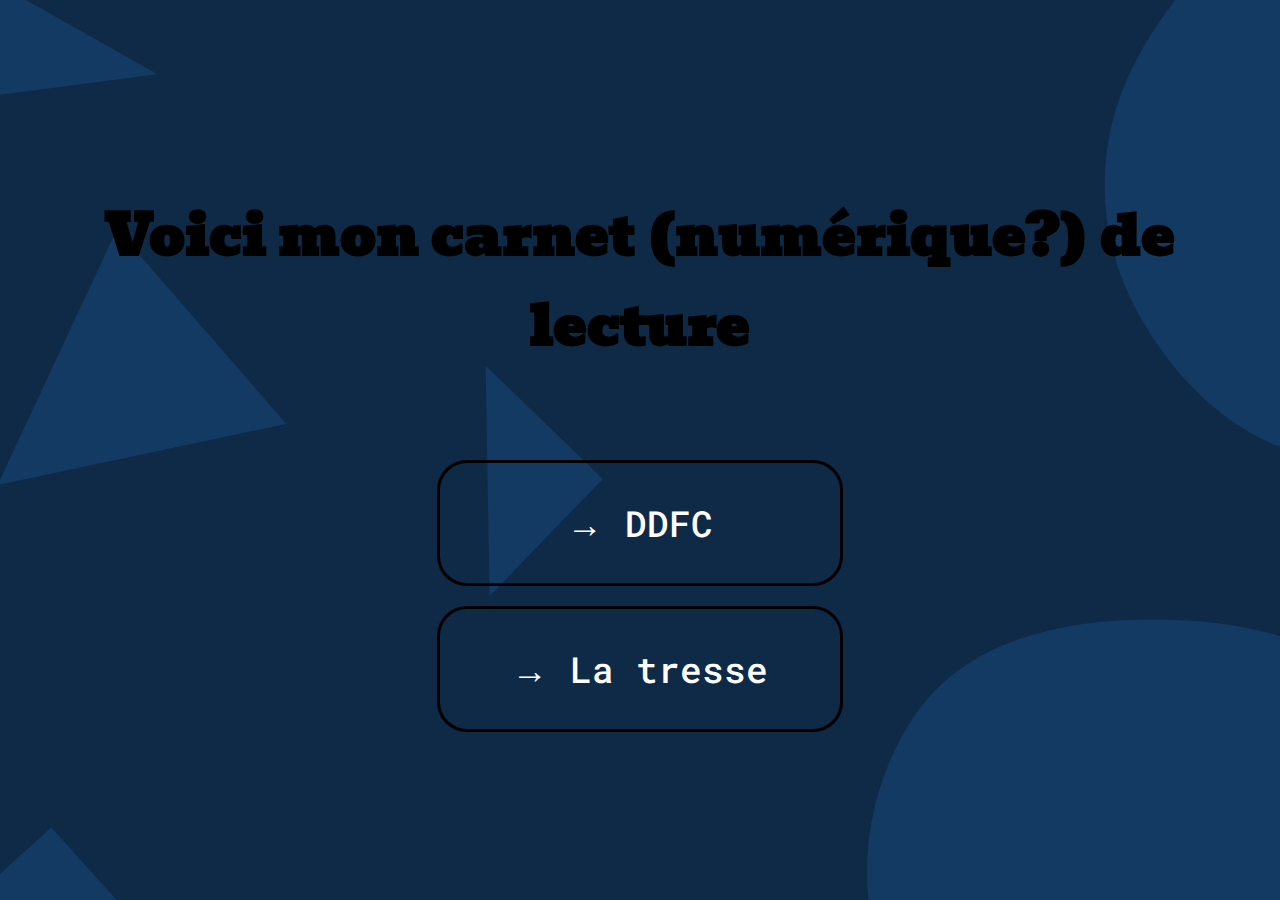
<file: index.html>
<!DOCTYPE html>
<html lang="fr">
<head>
    <meta charset="UTF-8">
    <meta name="viewport" content="width=device-width, initial-scale=1.0">
    <link rel="stylesheet" href="./style.css">
    <link rel="shortcut icon" href="./assets/livre.webp">
    <title>Carnet de lecture N.1 - Evan Appaganou</title>
</head>
<body>
    <div class="acceuil">
        <h1 class="titre">Voici mon carnet (numérique?) de lecture</h1>
        <div class="boutons">
            <a href="./ddfc/ddfc.html" class="bouton">
                <p class="texte-bouton">→ DDFC</p>
            </a>
            <a href="./latresse/latresse.html" class="bouton2">
                <p class="texte-bouton">→ La tresse</p>
            </a>
        </div>
    </div>
</body>
</html>
</file>
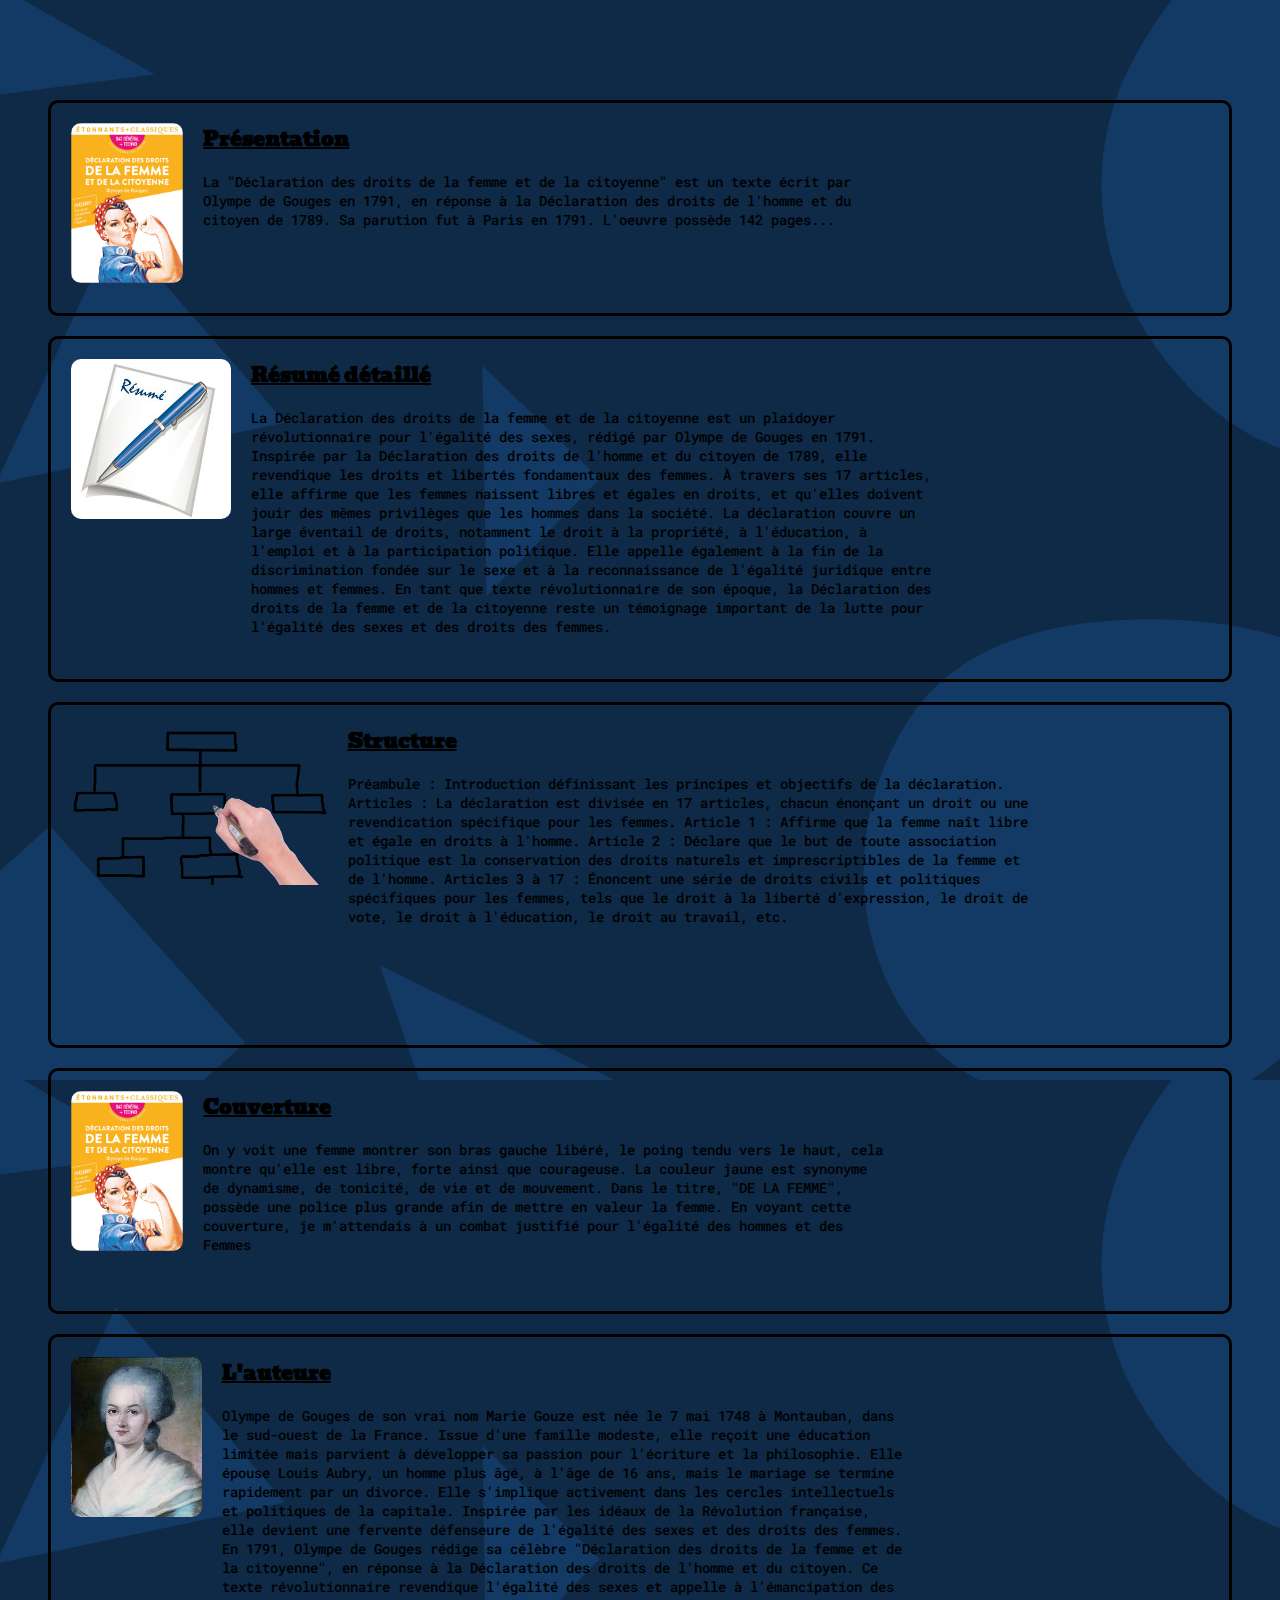
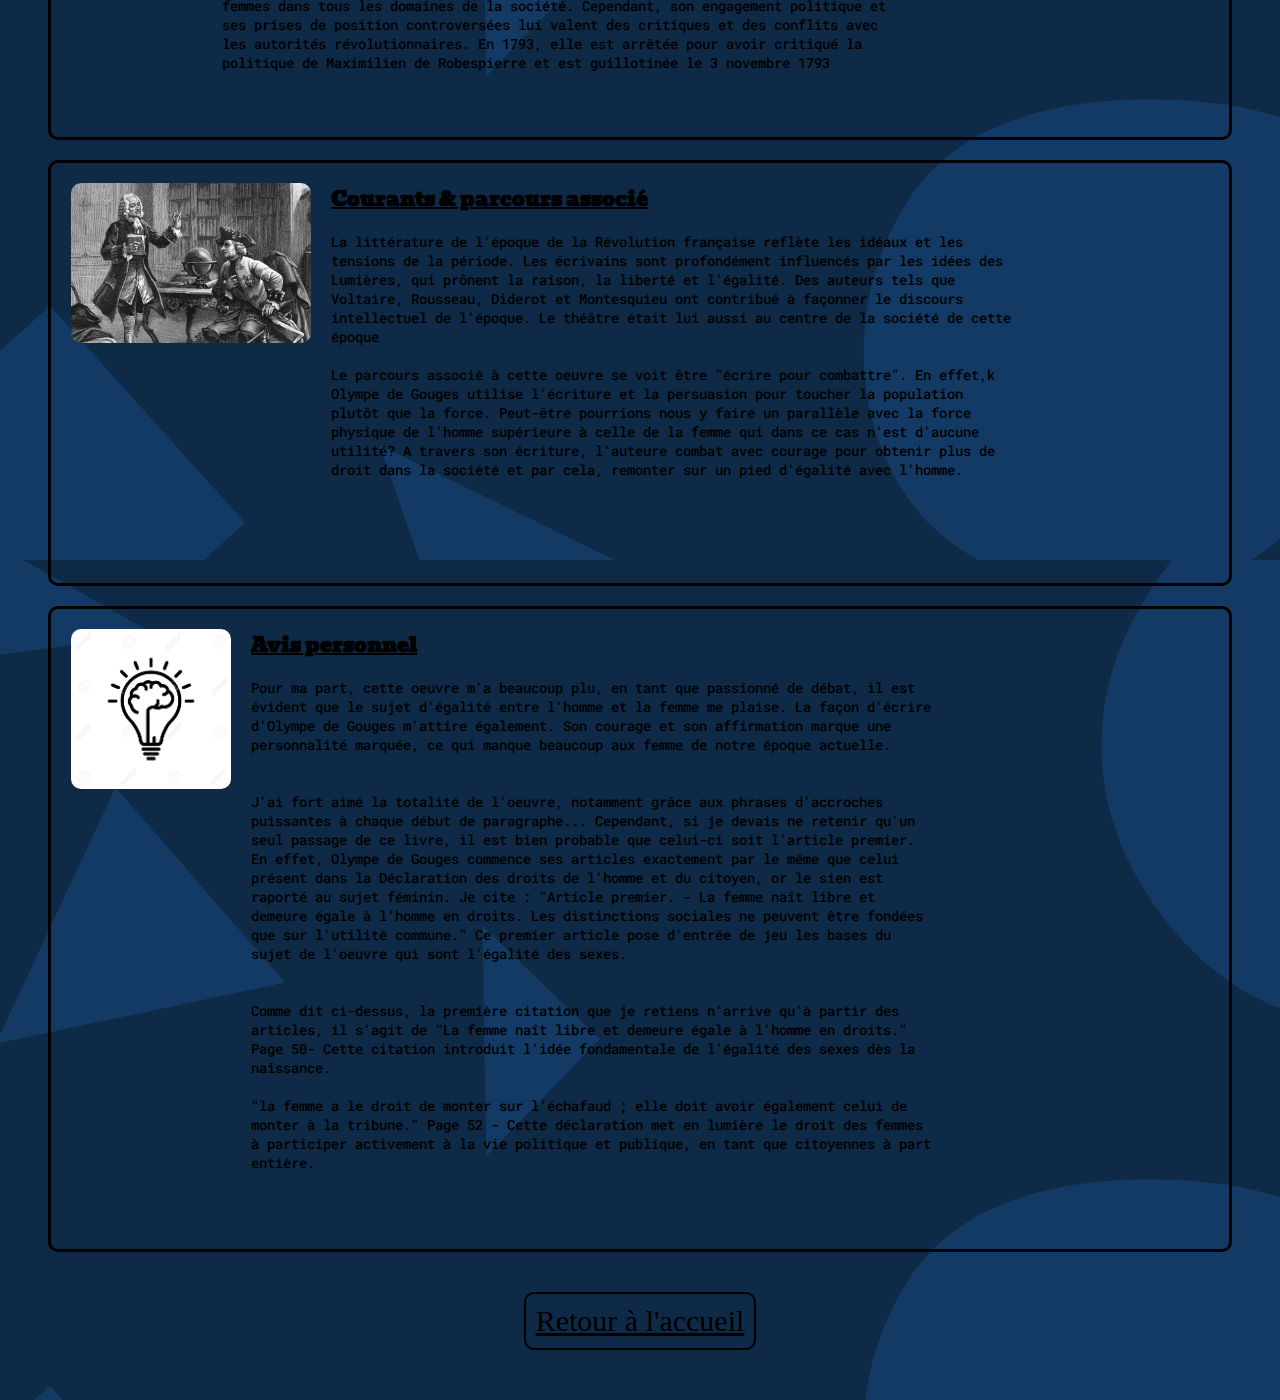
<file: ddfc/ddfc.html>
<!DOCTYPE html>
<html lang="fr">
<head>
    <meta charset="UTF-8">
    <meta name="viewport" content="width=device-width, initial-scale=1.0">
    <link rel="stylesheet" href="./ddfc.css">
    <link rel="shortcut icon" href="../assets/livre.webp">
    <title>Déclaration des droits de la femme et de la citoyenne</title>
</head>
<body>
    <div class="rectangle">
        <img src="../assets/9782080253163.jpg" alt="DDFC" class="images">
        <div class="info">
            <h2>Présentation</h2>
            <p>La "Déclaration des droits de la femme et de la citoyenne" est un texte écrit par Olympe de Gouges en 1791, en réponse à la Déclaration des droits de l'homme et du citoyen de 1789.
                Sa parution fut à Paris en 1791. L'oeuvre possède 142 pages...
            </p>
        </div>
    </div>

    <div class="rectangle" id="resume">
        <img src="../assets/resume.jpg" alt="Résumé" class="images">
        <div class="info">
            <h2>Résumé détaillé</h2>
            <p>La Déclaration des droits de la femme et de la citoyenne est un plaidoyer révolutionnaire pour l'égalité des sexes, rédigé par Olympe de Gouges en 1791. Inspirée par la Déclaration des droits de l'homme et du citoyen de 
                1789, elle revendique les droits et libertés fondamentaux des femmes. À travers ses 17 articles, elle affirme que les femmes naissent libres et égales en droits, et qu'elles doivent jouir des mêmes privilèges que les 
                hommes dans la société. La déclaration couvre un large éventail de droits, notamment le droit à la propriété, à l'éducation, à l'emploi et à la participation politique. Elle appelle également à la fin de la discrimination 
                fondée sur le sexe et à la reconnaissance de l'égalité juridique entre hommes et femmes. En tant que texte révolutionnaire de son époque, la Déclaration des droits de la femme et de la citoyenne reste un témoignage
                important de la lutte pour l'égalité des sexes et des droits des femmes.
            </p>
        </div>
    </div>

    <div class="rectangle" id="structure">
        <img src="../assets/sitemap-2488235_1920.png" alt="structure" class="images" id="imstruc">
        <div class="info">
            <h2>Structure</h2>
            <p>Préambule : Introduction définissant les principes et objectifs de la déclaration.
                Articles : La déclaration est divisée en 17 articles, chacun énonçant un droit ou une revendication spécifique pour les femmes.
                Article 1 : Affirme que la femme naît libre et égale en droits à l'homme.
                Article 2 : Déclare que le but de toute association politique est la conservation des droits naturels et imprescriptibles de la femme et de l'homme.
                Articles 3 à 17 : Énoncent une série de droits civils et politiques spécifiques pour les femmes, tels que le droit à la liberté d'expression, le droit de vote, le droit à l'éducation, le droit au travail, etc.
            </p>
        </div>
    </div>

    <div class="rectangle" id="couv">
        <img src="../assets/9782080253163.jpg" alt="Couverture" class="images">
        <div class="info">
            <h2>Couverture</h2>
            <p>On y voit une femme montrer son  bras gauche libéré, le poing tendu vers le haut, cela montre  qu'elle est libre, forte ainsi que courageuse.
                La couleur jaune est synonyme de dynamisme, de tonicité, de vie et de mouvement. Dans le titre, "DE LA FEMME", possède une police plus grande 
                afin de mettre en valeur la femme.
                En voyant cette couverture, je m'attendais à un combat justifié pour l'égalité des hommes et des Femmes
            </p>
        </div>
    </div>

    <div class="rectangle" id="bio">
        <img src="../assets/Marie-Olympe-de-Gouges.jpg" alt="Olympe De Gouges" class="images">
        <div class="info">
            <h2>L'auteure</h2>
            <p>Olympe de Gouges de son vrai nom Marie Gouze est née le 7 mai 1748 à Montauban, dans le sud-ouest de la France. 
                Issue d'une famille modeste, elle reçoit une éducation limitée mais parvient à développer sa passion pour l'écriture et la philosophie. 
                Elle épouse Louis Aubry, un homme plus âgé, à l'âge de 16 ans, mais le mariage se termine rapidement par un divorce.
                Elle s'implique activement dans les cercles intellectuels et politiques de la capitale. 
                Inspirée par les idéaux de la Révolution française, elle devient une fervente défenseure de l'égalité des sexes et des droits des femmes.
                En 1791, Olympe de Gouges rédige sa célèbre "Déclaration des droits de la femme et de la citoyenne", en réponse à la Déclaration des droits de l'homme et du citoyen.
                 Ce texte révolutionnaire revendique l'égalité des sexes et appelle à l'émancipation des femmes dans tous les domaines de la société.
                 Cependant, son engagement politique et ses prises de position controversées lui valent des critiques et des conflits avec les autorités révolutionnaires. 
                 En 1793, elle est arrêtée pour avoir critiqué la politique de Maximilien de Robespierre et est guillotinée le 3 novembre 1793
            </p>
        </div>
    </div>

    <div class="rectangle" id="courant">
        <img src="../assets/21413930.webp" alt="philosophie des lumières" class="images" id="imcourant">
        <div class="info">
            <h2>Courants & parcours associé</h2>
            <p>La littérature de l'époque de la Révolution française reflète les idéaux et les tensions de la période. 
                Les écrivains sont profondément influencés par les idées des Lumières, qui prônent la raison, la liberté et l'égalité. 
                Des auteurs tels que Voltaire, Rousseau, Diderot et Montesquieu ont contribué à façonner le discours intellectuel de l'époque.
                Le théâtre était lui aussi au centre de la société de cette époque <br> <br>
                Le parcours associé à cette oeuvre se voit être "écrire pour combattre". En effet,k Olympe de Gouges utilise l'écriture et la persuasion pour
                toucher la population plutôt que la force. Peut-être pourrions nous y faire un parallèle avec la force physique de l'homme supérieure à celle 
                de la femme qui dans ce cas n'est d'aucune utilité? A travers son écriture, l'auteure combat avec courage pour obtenir plus de droit dans la 
                société et par cela, remonter sur un pied d'égalité avec l'homme. 
            </p>
        </div>
    </div>

    <div class="rectangle" id="avis">
        <img src="../assets/130470321-icône-pour-l-état-d-esprit-la-mentalité.jpg" alt="Avis" class="images">
        <div class="info">
            <h2>Avis personnel</h2>
            <p>Pour ma part, cette oeuvre m'a beaucoup plu, en tant que passionné de débat, il est évident que le sujet d'égalité entre l'homme et la femme
                me plaise. La façon d'écrire d'Olympe de Gouges m'attire également. Son courage et son affirmation marque une personnalité marquée, ce qui manque beaucoup
                aux femme de notre époque actuelle. <br> <br> <br>
                J'ai fort aimé la totalité de l'oeuvre, notamment grâce aux phrases d'accroches puissantes à chaque début de paragraphe...
                Cependant, si je devais ne retenir qu'un seul passage de ce livre, il est bien probable que celui-ci soit l'article premier.
                En effet, Olympe de Gouges commence ses articles exactement par le même que celui présent dans la Déclaration des droits de l'homme et du citoyen,
                or le sien est raporté au sujet féminin. Je cite : "Article premier. - La femme naît libre et demeure égale à l'homme en droits. Les distinctions sociales ne peuvent 
                être fondées que sur l'utilité commune." Ce premier article pose d'entrée de jeu les bases du sujet de l'oeuvre qui sont l'égalité des sexes. <br> <br> <br>
                Comme dit ci-dessus, la première citation que je retiens n'arrive qu'à partir des articles, il s'agit de "La femme naît libre et demeure égale à l'homme en droits." Page 50- Cette citation introduit l'idée fondamentale de l'égalité des sexes dès la naissance. <br> <br>
                "la femme a le droit de monter sur l'échafaud ; elle doit avoir également celui de monter à la tribune." Page 52 - Cette déclaration met en lumière le droit des femmes à participer activement à la vie politique et publique, en tant que citoyennes à part entière. <br> <br>

            </p>
        </div>
    </div>

    <div class="retour-accueil">
        <a href="../index.html" class="texte-retour">Retour à l'accueil</a>
    </div>

    </body>
</html>
</file>
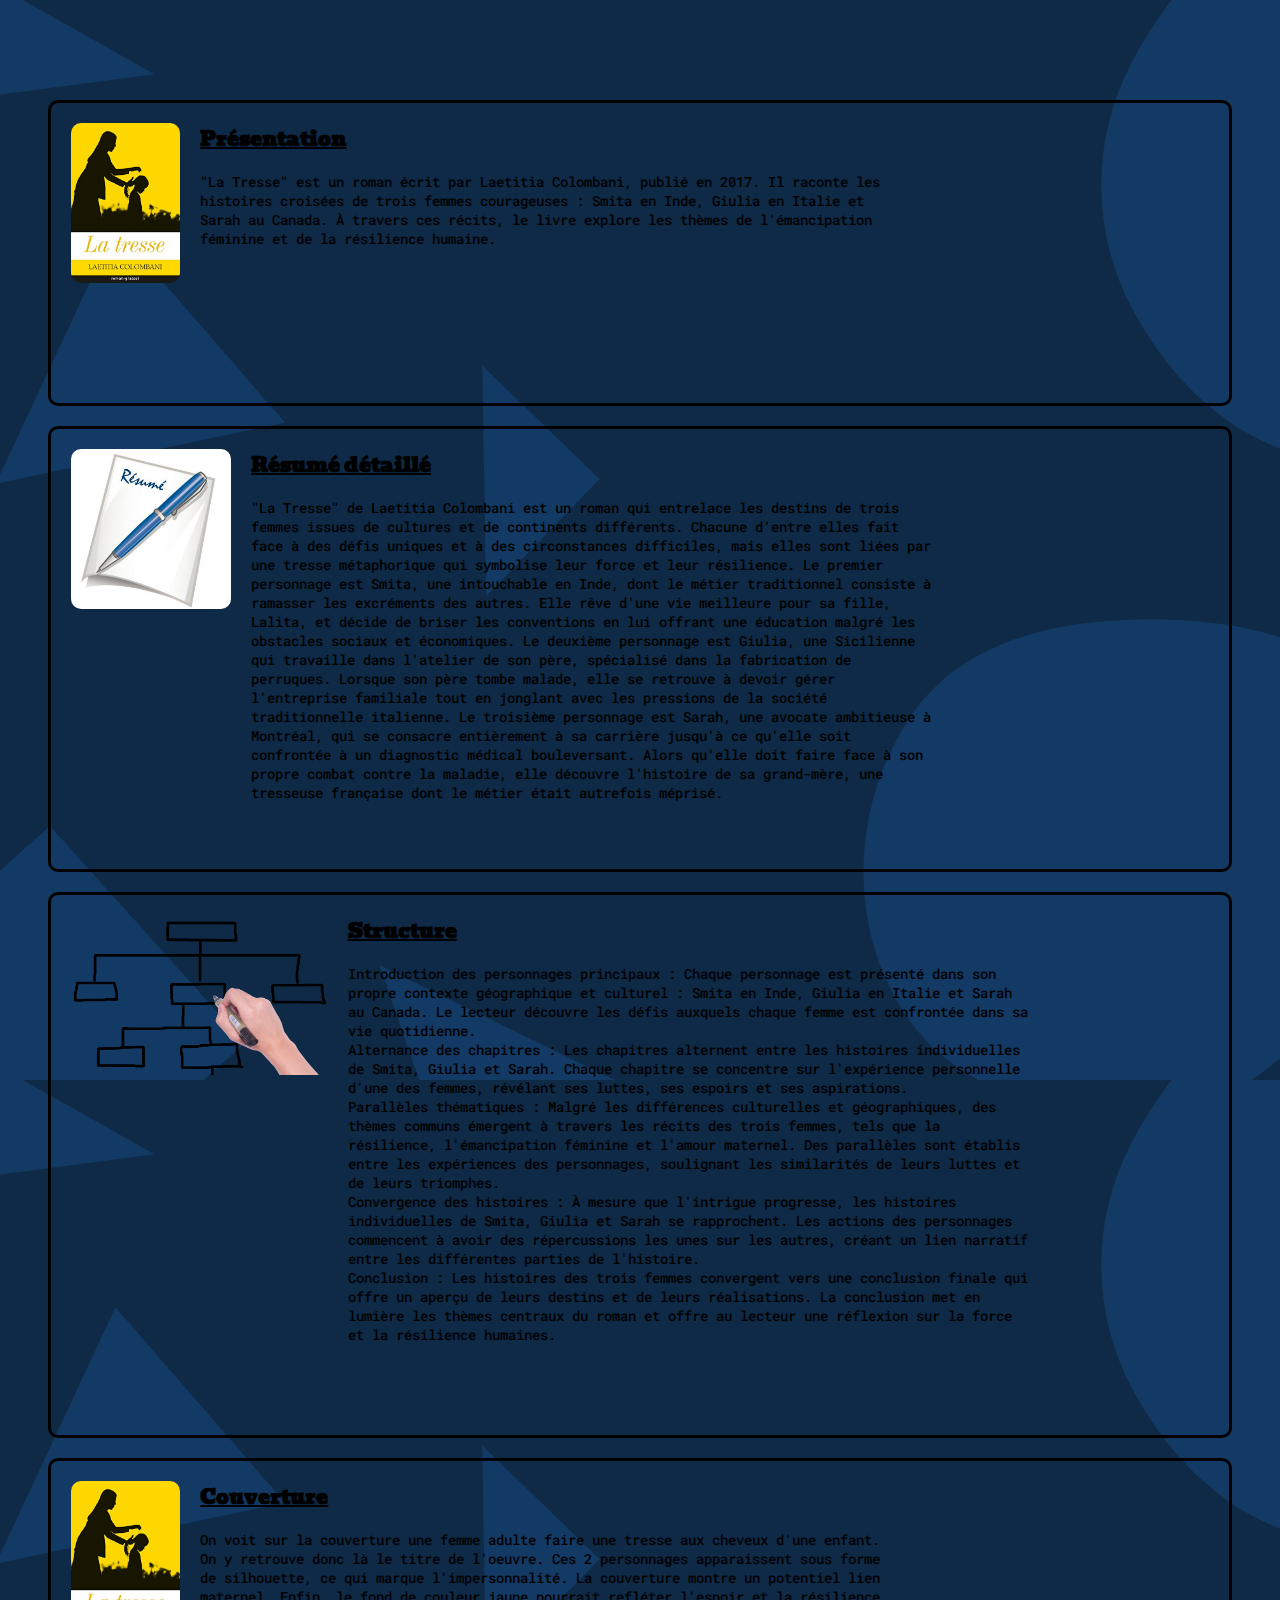
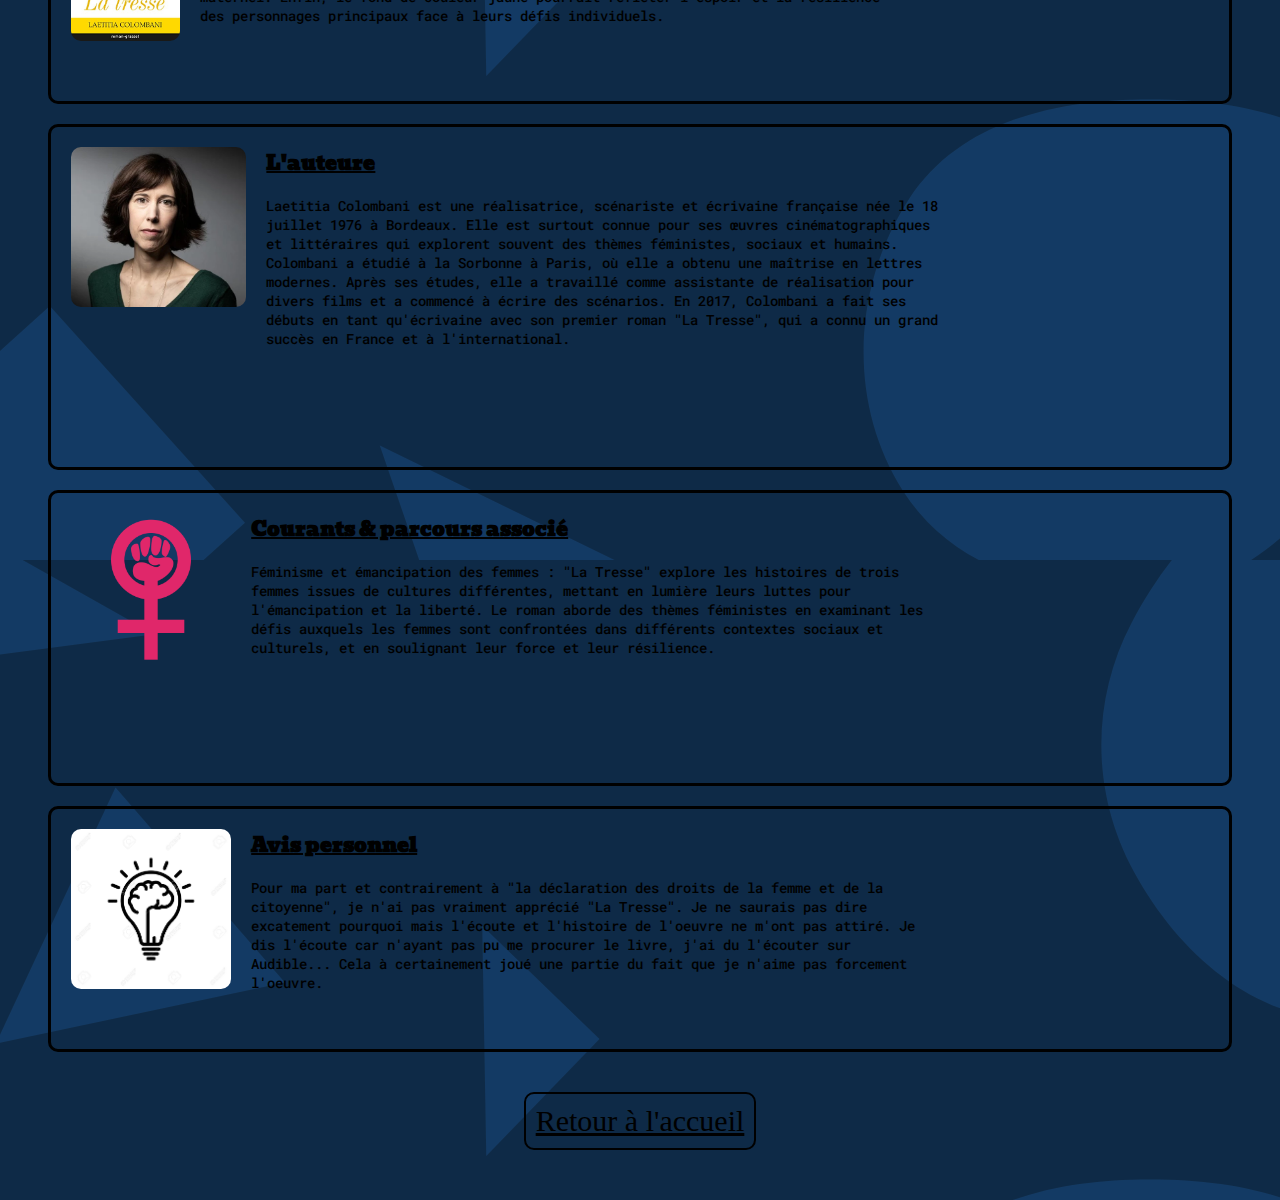
<file: latresse/latresse.html>
<!DOCTYPE html>
<html lang="fr">
<head>
    <meta charset="UTF-8">
    <meta name="viewport" content="width=device-width, initial-scale=1.0">
    <link rel="stylesheet" href="./latresse.css">
    <link rel="shortcut icon" href="../assets/livre.webp">
    <title>Déclaration des droits de la femme et de la citoyenne</title>
</head>
<body>
    <div class="rectangle" id="presentation">
        <img src="../assets/41kYZ1TjwpL.jpg" alt="DDFC" class="images">
        <div class="info">
            <h2>Présentation</h2>
            <p>"La Tresse" est un roman écrit par Laetitia Colombani, publié en 2017. Il raconte les histoires croisées de trois femmes courageuses : Smita en Inde, Giulia en Italie et Sarah au Canada. 
                À travers ces récits, le livre explore les thèmes de l'émancipation féminine et de la résilience humaine.
            </p>
        </div>
    </div>

    <div class="rectangle" id="resumes">
        <img src="../assets/resume.jpg" alt="Résumé" class="images">
        <div class="info">
            <h2>Résumé détaillé</h2>
            <p>"La Tresse" de Laetitia Colombani est un roman qui entrelace les destins de trois femmes issues de cultures et de continents différents. 
                Chacune d'entre elles fait face à des défis uniques et à des circonstances difficiles, mais elles sont liées par une tresse métaphorique qui symbolise leur force et leur résilience.
                Le premier personnage est Smita, une intouchable en Inde, dont le métier traditionnel consiste à ramasser les excréments des autres. Elle rêve d'une vie meilleure pour sa fille, Lalita, et décide de briser les conventions en lui offrant une éducation malgré les obstacles sociaux et économiques.
                Le deuxième personnage est Giulia, une Sicilienne qui travaille dans l'atelier de son père, spécialisé dans la fabrication de perruques. Lorsque son père tombe malade, elle se retrouve à devoir gérer l'entreprise familiale tout en jonglant avec les pressions de la société traditionnelle italienne.
                Le troisième personnage est Sarah, une avocate ambitieuse à Montréal, qui se consacre entièrement à sa carrière jusqu'à ce qu'elle soit confrontée à un diagnostic médical bouleversant. Alors qu'elle doit faire face à son propre combat contre la maladie, elle découvre l'histoire de sa grand-mère, une tresseuse française dont le métier était autrefois méprisé.
            </p>
        </div>
    </div>

    <div class="rectangle" id="structures">
        <img src="../assets/sitemap-2488235_1920.png" alt="structure" class="images" id="imstruc">
        <div class="info">
            <h2>Structure</h2>
            <p>Introduction des personnages principaux :
                Chaque personnage est présenté dans son propre contexte géographique et culturel : Smita en Inde, Giulia en Italie et Sarah au Canada.
                Le lecteur découvre les défis auxquels chaque femme est confrontée dans sa vie quotidienne. <br>
                Alternance des chapitres :
                Les chapitres alternent entre les histoires individuelles de Smita, Giulia et Sarah.
                Chaque chapitre se concentre sur l'expérience personnelle d'une des femmes, révélant ses luttes, ses espoirs et ses aspirations.<br>
                Parallèles thématiques :
                Malgré les différences culturelles et géographiques, des thèmes communs émergent à travers les récits des trois femmes, tels que la résilience, l'émancipation féminine et l'amour maternel.
                Des parallèles sont établis entre les expériences des personnages, soulignant les similarités de leurs luttes et de leurs triomphes.<br>
                Convergence des histoires :
                À mesure que l'intrigue progresse, les histoires individuelles de Smita, Giulia et Sarah se rapprochent.
                Les actions des personnages commencent à avoir des répercussions les unes sur les autres, créant un lien narratif entre les différentes parties de l'histoire.<br>
                Conclusion :
                Les histoires des trois femmes convergent vers une conclusion finale qui offre un aperçu de leurs destins et de leurs réalisations.
                La conclusion met en lumière les thèmes centraux du roman et offre au lecteur une réflexion sur la force et la résilience humaines.
            </p>
        </div>
    </div>

    <div class="rectangle" id="couvs">
        <img src="../assets/41kYZ1TjwpL.jpg" alt="Couverture" class="images">
        <div class="info">
            <h2>Couverture</h2>
            <p>On voit sur la couverture une femme adulte faire une tresse aux cheveux d'une enfant.
                On y retrouve donc là le titre de l'oeuvre. Ces 2 personnages apparaissent sous forme de silhouette, ce qui marque l'impersonnalité.
                La couverture montre un potentiel lien maternel. Enfin, le fond de couleur jaune pourrait refléter l'espoir et la résilience des personnages principaux face à leurs défis individuels. 
            </p>
        </div>
    </div>

    <div class="rectangle" id="bios">
        <img src="../assets/AVT_Laetitia-Colombani_5766.webp" alt="Laetitia Colombani" class="images">
        <div class="info">
            <h2>L'auteure</h2>
            <p>Laetitia Colombani est une réalisatrice, scénariste et écrivaine française née le 18 juillet 1976 à Bordeaux.
                 Elle est surtout connue pour ses œuvres cinématographiques et littéraires qui explorent souvent des thèmes féministes, sociaux et humains.
                 Colombani a étudié à la Sorbonne à Paris, où elle a obtenu une maîtrise en lettres modernes.
                 Après ses études, elle a travaillé comme assistante de réalisation pour divers films et a commencé à écrire des scénarios. En 2017, 
                Colombani a fait ses débuts en tant qu'écrivaine avec son premier roman "La Tresse", qui a connu un grand succès en France et à l'international. 
            </p>
        </div>
    </div>

    <div class="rectangle" id="courants">
        <img src="../assets/Feminism_symbol.svg.png" alt="philosophie des lumières" class="images" id="imcourant">
        <div class="info">
            <h2>Courants & parcours associé</h2>
            <p>Féminisme et émancipation des femmes : "La Tresse" explore les histoires de trois femmes issues de cultures différentes, mettant en lumière leurs luttes pour l'émancipation et la liberté.
                 Le roman aborde des thèmes féministes en examinant les défis auxquels les femmes sont confrontées dans différents contextes sociaux et culturels, et en soulignant leur force et leur résilience.
            </p>
        </div>
    </div>

    <div class="rectangle" id="aviss">
        <img src="../assets/130470321-icône-pour-l-état-d-esprit-la-mentalité.jpg" alt="Avis" class="images">
        <div class="info">
            <h2>Avis personnel</h2>
            <p>Pour ma part et contrairement à "la déclaration des droits de la femme et de la citoyenne", je n'ai pas vraiment apprécié "La Tresse".
                Je ne saurais pas dire excatement pourquoi mais l'écoute et l'histoire de l'oeuvre ne m'ont pas attiré.
                Je dis l'écoute car n'ayant pas pu me procurer le livre, j'ai du l'écouter sur Audible...
                Cela à certainement joué une partie du fait que je n'aime pas forcement l'oeuvre.
            </p>
        </div>
    </div>

    <div class="retour-accueil">
        <a href="../index.html" class="texte-retour">Retour à l'accueil</a>
    </div>

    </body>
</html>
</file>
<file: style.css>
@font-face {
    font-family: bevan;
    src: url(/assets/Bevan-Regular.ttf);
}

@font-face {
    font-family: robotomono;
    src: url(/assets/RobotoMono-Medium.ttf);
}

body{
    background-image: url(./assets/background.svg)
}

.acceuil{
    margin-top: 15%;
}

.titre{
    font-family: bevan;
    text-align: center;
    margin-top: 5%;
    font-size: 56px;
    position: relative;

}

.titre::before,
.titre::after {
    content: '';
    position: absolute;
    width: 0;
    height: 3px;
    background-color: white;
    bottom: -3px;
    transition: width 0.3s ease;
}

.titre::before {
    left: 12%;
}

.titre::after {
    right: 12%;
}

.titre:hover::before,
.titre:hover::after {
    width: 50%;
}

.boutons {
    display: flex;
    align-items: center; 
    flex-direction: column;
}

.titre,
.boutons{
    margin: 80px 0;
}

.bouton,
.bouton2 {
    text-align: center;
    margin: 10px 0;
    text-decoration: none;
    border: 3px solid  #000;
    border-radius: 30px;
    width: 400px;
}

.texte-bouton{
    font-family: robotomono;
    font-size: 36px;
    color: white;
}

.bouton,
.bouton2{
    transition: background-color 0.6s ease, transform 0.3s ease;
}

.bouton:hover,
.bouton2:hover {
    background-color: #84838363;
    transform: scale(1.05);
}


@media screen and (max-width: 500px){
    .bouton,
    .bouton2{
        width: 350px;
    }
}

@media screen and (max-width: 540px){
    .titre{
        font-size: 48px;
    }
    .texte-bouton{
        font-size: 32px;
    }
}

@media screen and (max-width: 480px){
    .titre{
        font-size: 38px;
    }
    .bouton,
    .bouton2{
        width: 300px;
    }
    .texte-bouton{
        font-size: 28px;
    }
}

@media screen and (max-width: 360px){
    .titre{
        font-size: 28px;
    }
    .bouton,
    .bouton2{
        width: 250px;
    }
    .texte-bouton{
        font-size: 24px;
    }
}
</file>
<file: ddfc/ddfc.css>
@font-face {
    font-family: bevan;
    src: url(/assets/Bevan-Regular.ttf);
}

@font-face {
    font-family: robotomono;
    src: url(/assets/RobotoMono-Medium.ttf);
}

body {
    background-image: url(../assets/background.svg);
}

.images{
    height: 280px;
}

.rectangle {
    top: 80px;
    height: 350px;
    width: 90%;
    margin: 20px auto;
    border: 3px solid black;
    border-radius: 10px;
    padding: 20px;
    position: relative;
}

.rectangle img {
    float: left;
    margin-right: 20px;
    border-radius: 10px;
}

.rectangle .info {
    float: left;
    width: 60%;
}

.rectangle h2 {
    font-family: bevan, sans-serif;
    font-size: 28px;
    margin-top: 0;
    text-decoration:  underline;
}

.rectangle p {
    font-family: robotomono, sans-serif;
    font-size: 24px;
}

.lien{
    color: rgb(161, 161, 161);
    font-size: 12px;
}

.lien-vers-frise2{
    color: rgb(30, 30, 30);
}

.retour-accueil{
    display: flex;
    justify-content: center;
    position: relative;
    bottom: -100px;
    padding-bottom: 50px;
}

.texte-retour{
    color: black;
    font-size: 30px;
    border: 2px solid black;
    padding: 10px;
    border-radius: 10px;
}

#resume{
    height: 500px;
}

#structure{
    height: 550px;
}

#couv{
    height: 300px;
}

#bio{
    height: 630px;
}

#courant{
    height: 600px;
}

#avis{
    height: 1000px;
}

@media screen and (max-width: 1970px){
    .images{
        height: 220px;
    }
    .rectangle{
        height: 230px;
    }
    #resume{
        height: 560px;
    }
    #bio{
        height: 700px;
    }
}

@media screen and (max-width: 1670px){
    .images{
        height: 180px;
    }
    .rectangle{
        height: 190px;
    }
    .rectangle h2{
        font-size: 24px;
    }
    .rectangle p{
        font-size: 18px;
    }
    #resume{
        height: 360px;
    }
    #structure{
        height: 360px;
    }
    #bio{
        height: 450px;
    }
    #avis{
        height: 740px;
    }
}

@media screen and (max-width: 1560px){
    #resume{
        height: 380px;
    }
    #structure{
        height: 380px;
    }
    #bio{
        height: 480px;
    }
    #avis{
        height: 740px;
    }
}

@media screen and (max-width: 1450px){
    #resume{
        height: 410px;
    }
    #structure{
        height: 410px;
    }
}

@media screen and (max-width: 1400px){
    .images{
        height: 160px;
    }
    .rectangle{
        height: 170px;
    }
    .rectangle h2{
        font-size: 20px;
    }
    .rectangle p{
        font-size: 14px;
    }
    #resume{
        height: 300px;
    }
    #structure{
        height: 300px;
    }
    #couv{
        height: 200px;
    }
    #bio{
        height: 360px;
    }
    #courant{
        height: 380px;
    }
    #avis{
        height: 600px;
    }
}

@media screen and (max-width: 1260px){
    .images{
        height: 140px;
    }
    .rectangle{
        height: 150px;
    }
    .rectangle h2{
        font-size: 20px;
    }
    .rectangle p{
        font-size: 14px;
    }
    #couv{
        height: 200px;
    }
    #bio{
        height: 400px;
    }
    #courant{
        height: 380px;
    }
    #avis{
        height: 600px;
    }
}

@media screen and (max-width: 1130px){
    #resume{
        height: 330px;
    }
    #structure{
        height: 330px;
    }
    #bio{
        height: 420px;
    }
    #courant{
        height: 380px;
    }
    #avis{
        height: 680px;
    }
}

@media screen and (max-width: 980px){
    .images{
        height: 120px;
    }
    .rectangle{
        height: 130px;
    }
    .rectangle h2{
        font-size: 20px;
    }
    .rectangle p{
        font-size: 14px;
    }
    #resume{
        height: 390px;
    }
    #structure{
        height: 390px;
    }
    #bio{
        height: 470px;
    }
    #courant{
        height: 400px;
    }
    #avis{
        height: 740px;
    }
}

@media screen and (max-width: 850px){
    .images{
        height: 100px;
    }
    .rectangle{
        height: 110px;
    }
    .rectangle h2{
        font-size: 18px;
    }
    .rectangle p{
        font-size: 12px;
    }
    #resume{
        height: 320px;
    }
    #structure{
        height: 300px;
    }
    #couv{
        height: 200px;
    }
    #courant{
        height: 330px;
    }
    #avis{
        height: 600px;
    }
}

@media screen and (max-width: 750px){
    .images{
        height: 80px;
    }
    .rectangle{
        height: 90px;
    }
    .rectangle h2{
        font-size: 16px;
    }
    .rectangle p{
        font-size: 10px;
    }
    #resume{
        height: 270px;
    }
    #structure{
        height: 200px;
    }
    #couv{
        height: 200px;
    }
    #bio{
        height: 330px;
    }
    #courant{
        height: 300px;
    }
    #avis{
        height: 600px;
    }
}

@media screen and (max-width: 590px){
    .images{
        height: 60px;
    }
    .rectangle{
        height: 70px;
    }
    .rectangle h2{
        font-size: 14px;
    }
    .rectangle p{
        font-size: 8px;
    }
    .rectangle{
        height: 100px;
    }
    #couv{
        height: 150px;
    }
    #bio{
        height: 320px;
    }
    #courant{
        height: 300px;
    }
    #avis{
        height: 480px;
    }
}

@media screen and (max-width: 390px){
    .rectangle{
        height: 100px;
    }
    #resume{
        height: 300px;
    }
    #structure{
        height: 210px;
    }
    #couv{
        height: 150px;
    }
    #bio{
        height: 350px;
    }
    #courant{
        height: 350px;
    }
    #avis{
        height: 600px;
    }
}

@media screen and (max-width: 350px){
    #resume{
        height: 330px;
    }
    #structure{
        height: 250px;
    }
    #couv{
        height: 150px;
    }
    #bio{
        height: 380px;
    }
    
}

@media screen and (max-width: 338px){
    #resume{
        height: 350px;
    }
    #structure{
        height: 250px;
    }
    #imstruc{
        width:  30%;
    }
    #couv{
        height: 200px;
    }
    #bio{
        height: 420px;
    }
    #courant{
        height: 350px;
    }
    #avis{
        height: 600px;
    }
}

@media screen and (max-width: 300px){
    .rectangle{
        height: 110px;
    }
    #resume{
        height: 350px;
    }
    #couv{
        height: 200px;
    }

}
</file>
<file: latresse/latresse.css>
@font-face {
    font-family: bevan;
    src: url(/assets/Bevan-Regular.ttf);
}

@font-face {
    font-family: robotomono;
    src: url(/assets/RobotoMono-Medium.ttf);
}

body {
    background-image: url(../assets/background.svg);
}

.images{
    height: 280px;
}

.rectangle {
    top: 80px;
    height: 400px;
    width: 90%;
    margin: 20px auto;
    border: 3px solid black;
    border-radius: 10px;
    padding: 20px;
    position: relative;
}

.rectangle img {
    float: left;
    margin-right: 20px;
    border-radius: 10px;
}

.rectangle .info {
    float: left;
    width: 60%;
}

.rectangle h2 {
    font-family: bevan, sans-serif;
    font-size: 28px;
    margin-top: 0;
    text-decoration:  underline;
}

.rectangle p {
    font-family: robotomono, sans-serif;
    font-size: 20px;
}

.lien{
    color: rgb(161, 161, 161);
    font-size: 12px;
}

.lien-vers-frise2{
    color: rgb(30, 30, 30);
}

.retour-accueil{
    display: flex;
    justify-content: center;
    position: relative;
    bottom: -100px;
    padding-bottom: 50px;
}

.texte-retour{
    color: black;
    font-size: 30px;
    border: 2px solid black;
    padding: 10px;
    border-radius: 10px;
}

#presentation{
    height: 260px;
}

#resumes{
    height: 500px;
}

#structures{
    height: 600px;
}

#couvs{
    height: 300px;
}

#bios{
    height: 300px;
}

#courants{
    height: 250px;
}

#aviss{
    height: 300px;
}

@media screen and (max-width: 1970px){
    .images{
        height: 220px;
    }
    .rectangle{
        height: 230px;
    }
    #resumes{
        height: 560px;
    }
    #bios{
        height: 400px;
    }
}

@media screen and (max-width: 1670px){
    .images{
        height: 180px;
    }
    .rectangle{
        height: 190px;
    }
    .rectangle h2{
        font-size: 24px;
    }
    .rectangle p{
        font-size: 18px;
    }
    #resumes{
        height: 560px;
    }
    #structures{
        height: 600px;
    }
    #bios{
        height: 400px;
    }
    #aviss{
        height: 240px;
    }
}

@media screen and (max-width: 1560px){
    #resumes{
        height: 540px;
    }
    #structures{
        height: 620px;
    }
    #bios{
        height: 520px;
    }
    #aviss{
        height: 280px;
    }
    #couvs{
        height: 240px;
    }
    #courants{
        height: 290px;
    }
}

@media screen and (max-width: 1450px){
    #resumes{
        height: 550px;
    }
    #structures{
        height: 650px;
    }
    #couvs{
        height: 200px;
    }
    #bios{
        height: 300px;
    }
    #courants{
        height: 250px;
    }
    #aviss{
        height: 200px;
    }
}

@media screen and (max-width: 1400px){
    .images{
        height: 160px;
    }
    .rectangle{
        height: 170px;
    }
    .rectangle h2{
        font-size: 20px;
    }
    .rectangle p{
        font-size: 14px;
    }
    #resumes{
        height: 400px;
    }
    #structures{
        height: 500px;
    }
    #couvs{
        height: 200px;
    }
    #bios{
        height: 300px;
    }
    #courants{
        height: 250px;
    }
    #aviss{
        height: 200px;
    }
}

@media screen and (max-width: 1260px){
    .images{
        height: 140px;
    }
    .rectangle{
        height: 150px;
    }
    .rectangle h2{
        font-size: 20px;
    }
    .rectangle p{
        font-size: 14px;
    }
    #resumes{
        height: 400px;
    }
    #structures{
        height: 500px;
    }
    #couvs{
        height: 200px;
    }
    #bios{
        height: 300px;
    }
    #courants{
        height: 280px;
    }
    #aviss{
        height: 200px;
    }
}

@media screen and (max-width: 1130px){
    #resumes{
        height: 450px;
    }
    #structures{
        height: 550px;
    }
    #bios{
        height: 320px;
    }
    #courants{
        height: 220px;
    }
    #aviss{
        height: 280px;
    }
}

@media screen and (max-width: 980px){
    .images{
        height: 120px;
    }
    .rectangle{
        height: 130px;
    }
    .rectangle h2{
        font-size: 20px;
    }
    .rectangle p{
        font-size: 14px;
    }
    #resumes{
        height: 530px;
    }
    #structures{
        height: 630px;
    }
    #bios{
        height: 380px;
    }
    #courants{
        height: 230px;
    }
    #aviss{
        height: 230px;
    }
}

@media screen and (max-width: 850px){
    .images{
        height: 100px;
    }
    .rectangle{
        height: 110px;
    }
    .rectangle h2{
        font-size: 18px;
    }
    .rectangle p{
        font-size: 12px;
    }
    #resumes{
        height: 440px;
    }
    #structures{
        height: 500px;
    }
    #couvs{
        height: 200px;
    }
    #bios{
        height: 250px;
    }
    #courants{
        height: 200px;
    }
    #aviss{
        height: 200px;
    }
}

@media screen and (max-width: 750px){
    .images{
        height: 80px;
    }
    .rectangle{
        height: 90px;
    }
    .rectangle h2{
        font-size: 16px;
    }
    .rectangle p{
        font-size: 10px;
    }
    #resumes{
        height: 410px;
    }
    #structures{
        height: 450px;
    }
    #couvs{
        height: 200px;
    }
    #bios{
        height: 230px;
    }
    #courants{
        height: 200px;
    }
    #aviss{
        height: 200px;
    }
}

@media screen and (max-width: 590px){
    .images{
        height: 60px;
    }
    .rectangle{
        height: 70px;
    }
    .rectangle h2{
        font-size: 14px;
    }
    .rectangle p{
        font-size: 8px;
    }
    .rectangle{
        height: 100px;
    }
    #couvs{
        height: 170px;
    }
    #resumes{
        height: 350px;
    }
    #structures{
        height: 400px;
    }
    #bios{
        height: 190px;
    }
    #courants{
        height: 170px;
    }
    #aviss{
        height: 140px;
    }
}

@media screen and (max-width: 390px){
    .rectangle{
        height: 100px;
    }
    #resumes{
        height: 370px;
    }
    #structures{
        height: 450px;
    }
    #couvs{
        height: 150px;
    }
    #bios{
        height: 250px;
    }
    #courants{
        height: 200px;
    }
    #aviss{
        height: 200px;
    }
}

@media screen and (max-width: 350px){
    #resumes{
        height: 400px;
    }
    #structures{
        height: 500px;
    }
    #couvs{
        height: 150px;
    }
    #bios{
        height: 250px;
    }
    #courants{
        height: 200px;
    }
    #aviss{
        height: 200px;
    }
    
}

@media screen and (max-width: 338px){
    #resumes{
        height: 420px;
    }
    #structures{
        height: 500px;
    }
    #imstruc{
        width:  30%;
    }
    #couvs{
        height: 200px;
    }
    #bios{
        height: 250px;
    }
    #courants{
        height: 250px;
    }
    #aviss{
        height: 200px;
    }
}

@media screen and (max-width: 300px){
    .rectangle{
        height: 110px;
    }

    #resumes{
        height: 500px;
    }
    #structures{
        height: 600px;
    }


}
</file>
